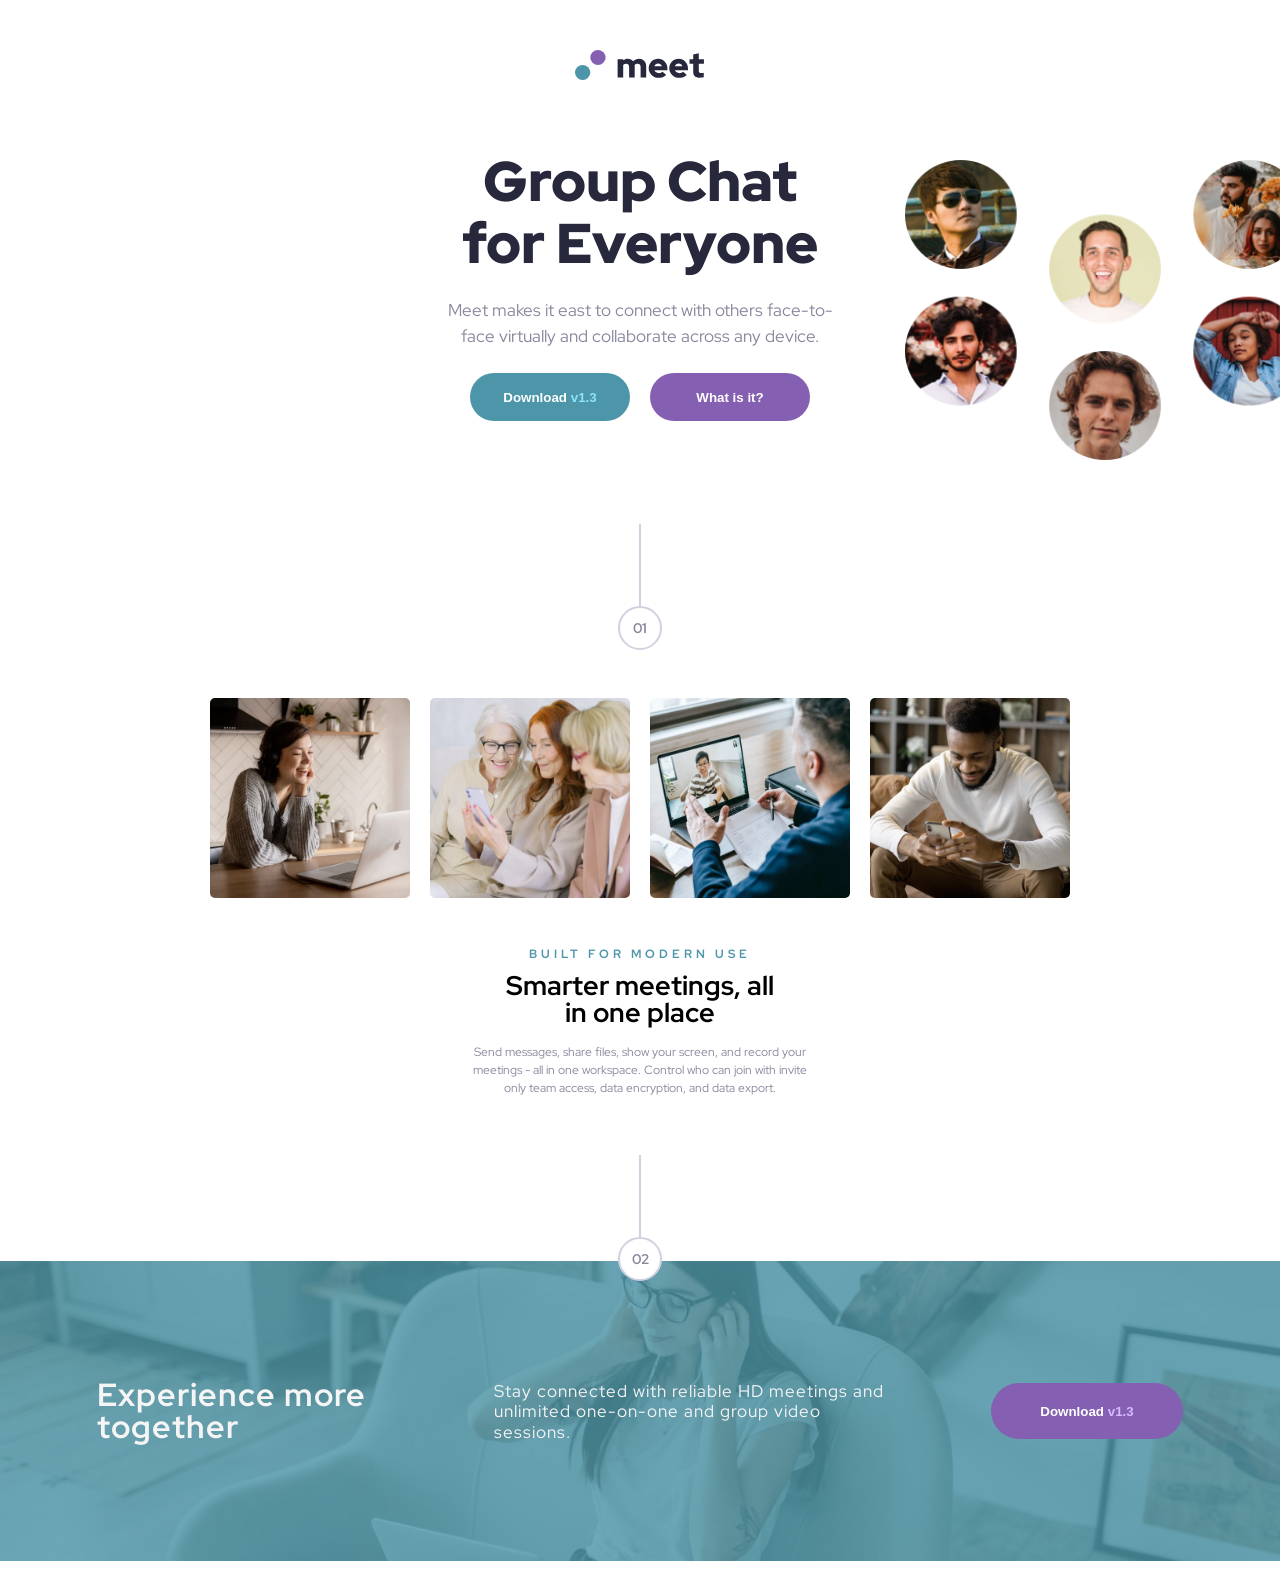
<file: index.html>
<!DOCTYPE html>
<html lang="en">
  <head>
    <meta charset="UTF-8" />
    <meta name="viewport" content="width=device-width, initial-scale=1.0" />

    <link
      rel="icon"
      type="image/png"
      sizes="32x32"
      href="./assets/favicon-32x32.png"
    />
    <link rel="stylesheet" href="styles.css" />
    <link rel="preconnect" href="https://fonts.googleapis.com" />
    <link rel="preconnect" href="https://fonts.gstatic.com" crossorigin />
    <link
      href="https://fonts.googleapis.com/css2?family=Red+Hat+Display:ital,wght@0,300..900;1,300..900&display=swap"
      rel="stylesheet"
    />

    <title>Frontend Mentor | Meet landing page</title>
  </head>
  <body>
    <header>
      <img src="./assets/logo.svg" alt="" height="30px" width="130px" />
    </header>
    <main>
      <section class="sectionOne">
        <div class="sectionDiv divOne">
          <picture class="pictureTag">
            <source
              media="(max-width: 768px )"
              srcset="assets/tablet/image-hero.png"
            />
            <img
              src="./assets/desktop/image-hero-left.png"
              alt=""
              class="heroLeft"
            />
          </picture>
        </div>
        <div class="sectionDiv divTwo">
          <h1 class="firstTitle">Group Chat for Everyone</h1>
          <p class="secondTitle">
            Meet makes it east to connect with others face-to-face virtually and
            collaborate across any device.
          </p>
          <div class="buttonNav">
            <button class="buttonDownload">
              Download <span class="downloadBtton">v1.3</span>
            </button>
            <button class="buttonHelp">What is it?</button>
          </div>
        </div>
        <div class="sectionDiv divThree">
          <img
            src="./assets/desktop/image-hero-right.png"
            alt=""
            class="heroRight"
          />
        </div>
      </section>
      <section class="sectionTwo">
        <div class="rotation">
          <hr class="hrLine" />
          <div class="hrDiv">01</div>
        </div>
        <div class="imageGrid">
          <img
            src="./assets/desktop/image-woman-in-videocall.jpg"
            alt=""
            class="imageRange"
          />
          <img
            src="./assets/desktop/image-women-videochatting.jpg"
            alt=""
            class="imageRange"
          />
          <img
            src="./assets/desktop/image-men-in-meeting.jpg"
            alt=""
            class="imageRange"
          />
          <img
            src="./assets/desktop/image-man-texting.jpg"
            alt=""
            class="imageRange"
          />
        </div>
        <div class="secondInformation">
          <p class="informationTitle">BUILT FOR MODERN USE</p>
          <h1 class="informationTitleTwo">
            Smarter meetings, all <br />
            in one place
          </h1>
          <p class="informationTitleThree">
            Send messages, share files, show your screen, and record your
            meetings - all in one workspace. Control who can join with invite
            only team access, data encryption, and data export.
          </p>
        </div>
      </section>
    </main>
    <footer>
      <div class="overlay">
        <h1 class="overlayText">Experience more together</h1>
        <p class="overlyDes">
          Stay connected with reliable HD meetings and unlimited one-on-one and
          group video sessions.
        </p>
        <button class="overlayButton">
          Download <span class="overlaySpan">v1.3</span>
        </button>

        <div class="rotationTwo">
          <hr class="hrLineTwo" />
          <div class="hrDivTwo">02</div>
        </div>
      </div>
    </footer>
  </body>
</html>
</file>
<file: styles.css>
body {
  margin: 0;
  font-family: "Red Hat Display", sans-serif;
}

header {
  display: flex;
  align-items: flex-end;
  justify-content: center;
  height: 80px;
}

main {
  height: auto;
  width: 100%;
}
main .sectionOne {
  display: flex;
  justify-content: space-between;
  align-items: center;
  height: auto;
  margin-top: 2rem;
  width: 100%;
  padding-bottom: 4rem;
}
main .sectionOne .divOne {
  height: auto;
  width: 100%;
  max-width: 500px;
  display: flex;
  align-items: center;
  border: none;
  margin-bottom: 3rem;
}
main .sectionOne .divOne .heroLeft {
  height: auto;
  max-width: 400px;
  width: 100%;
  -o-object-fit: fill;
     object-fit: fill;
  -o-object-position: -27px center;
     object-position: -27px center;
}
main .sectionOne .divTwo {
  height: auto;
  max-width: 400px;
  width: 100%;
  text-align: center;
}
main .sectionOne .divTwo .firstTitle {
  font-size: 3.5rem;
  margin: 0;
  font-family: "Red Hat Display", sans-serif;
  line-height: 110%;
  color: #28283d;
  margin-bottom: 1.5rem;
  font-weight: 900;
}
main .sectionOne .divTwo .secondTitle {
  font-size: 17px;
  line-height: 150%;
  color: #87879d;
  margin-bottom: 1.5rem;
}
main .sectionOne .divTwo .buttonNav {
  display: flex;
  gap: 20px;
  align-items: center;
  justify-content: center;
  justify-items: center;
  width: 100%;
}
main .sectionOne .divTwo .buttonDownload {
  width: 10rem;
  height: 3rem;
  border-radius: 2rem;
  border: none;
  background-color: #4d96a9;
  color: white;
  font-weight: 600;
}
main .sectionOne .divTwo .buttonDownload .downloadBtton {
  color: #8fe3f9;
}
main .sectionOne .divTwo .buttonHelp {
  width: 10rem;
  height: 3rem;
  border-radius: 2rem;
  border: none;
  background-color: #855fb1;
  color: white;
  font-weight: 600;
}
main .sectionOne .divThree {
  height: auto;
  max-width: 500px;
  width: 100%;
  display: flex;
  align-items: center;
  justify-content: flex-end;
  border: none;
  margin-top: 3rem;
}
main .sectionOne .divThree .heroRight {
  height: 300px;
  max-width: 400px;
  width: 100%;
  -o-object-fit: fill;
     object-fit: fill;
  -o-object-position: 25px center;
     object-position: 25px center;
}
main .sectionTwo {
  height: auto;
  padding-bottom: 7.5rem;
}
main .sectionTwo .rotation {
  padding-top: 2rem;
  display: flex;
  justify-content: center;
  flex-direction: column;
  align-items: center;
}
main .sectionTwo .hrLine {
  width: 80px;
  rotate: 90deg;
  border: 1px solid #d1d1df;
}
main .sectionTwo .hrDiv {
  display: flex;
  justify-content: center;
  align-items: center;
  border: 2px solid #d1d1df;
  height: 40px;
  width: 40px;
  margin-top: 2rem;
  border-radius: 50%;
  font-size: 14px;
  font-weight: bolder;
  color: #87879d;
}
main .sectionTwo .imageGrid {
  display: grid;
  grid-template-columns: repeat(4, 200px);
  gap: 20px;
  justify-content: center;
  margin-top: 3rem;
}
main .sectionTwo .imageRange {
  height: 200px;
  width: 200px;
  border-radius: 5px;
}
main .sectionTwo .secondInformation {
  display: flex;
  flex-direction: column;
  justify-content: center;
  align-items: center;
  margin-top: 3rem;
  margin-bottom: 2rem;
}
main .sectionTwo .secondInformation .informationTitle {
  font-size: 12px;
  letter-spacing: 4px;
  font-weight: bolder;
  color: #4d96a9;
  margin: 0;
}
main .sectionTwo .secondInformation .informationTitleTwo {
  margin: 0;
  margin-top: 10px;
  margin-bottom: 5px;
  font-size: 1.7rem;
  line-height: 100%;
  text-align: center;
}
main .sectionTwo .secondInformation .informationTitleThree {
  width: 358px;
  font-size: 12px;
  text-align: center;
  line-height: 150%;
  color: #87879d;
}

footer {
  background-image: url(./assets/desktop/image-footer.jpg);
  background-repeat: no-repeat;
  background-size: 100% 100%;
  height: 300px;
  width: 100%;
}
footer .overlay {
  width: 100%;
  height: 300px;
  position: relative;
  background-color: rgba(77, 150, 169, 0.8);
  display: flex;
  justify-content: space-evenly;
  align-items: center;
  color: whitesmoke;
  letter-spacing: 5px;
  font-size: 3rem;
}
footer .overlay .overlayText {
  display: flex;
  align-items: center;
  font-size: 2rem;
  width: 300px;
  height: 100px;
  font-weight: bolder;
  letter-spacing: 1px;
  line-height: 100%;
}
footer .overlay .overlyDes {
  display: flex;
  align-items: center;
  font-size: 17px;
  width: 400px;
  height: 100px;
  letter-spacing: 1px;
  line-height: 120%;
}
footer .overlay .overlayButton {
  width: 12rem;
  height: 3.5rem;
  border-radius: 2rem;
  border: none;
  background-color: #855fb1;
  color: white;
  font-weight: 600;
}
footer .overlay .overlaySpan {
  color: #d9b8ff;
}
footer .overlay .rotationTwo {
  position: absolute;
  bottom: 17.5rem;
  padding-top: 2rem;
  display: flex;
  justify-content: center;
  flex-direction: column;
  align-items: center;
}
footer .overlay .hrLineTwo {
  width: 80px;
  rotate: 90deg;
  border: 1px solid #d1d1df;
}
footer .overlay .hrDivTwo {
  display: flex;
  justify-content: center;
  align-items: center;
  border: 2px solid #d1d1df;
  height: 40px;
  width: 40px;
  margin-top: 1rem;
  border-radius: 50%;
  font-size: 14px;
  font-weight: bolder;
  color: #87879d;
  background-color: white;
  letter-spacing: 0;
}

@media (max-width: 1024px) {
  main .sectionOne {
    padding-bottom: 0;
    margin-bottom: 5rem;
    width: 100%;
    height: auto;
  }
  main .sectionOne .divOne {
    margin-bottom: 20px;
  }
  main .sectionOne .divOne .heroLeft {
    width: 300px;
    height: auto;
  }
  main .sectionOne .divTwo .firstTitle {
    font-size: 48px;
    font-weight: 800;
    line-height: 90%;
  }
  main .sectionOne .divTwo .secondTitle {
    font-size: 15px;
  }
  main .sectionOne .divTwo .buttonDownload {
    width: 120px;
    height: 40px;
    font-size: 12px;
  }
  main .sectionOne .divTwo .buttonHelp {
    width: 120px;
    height: 40px;
    font-size: 12px;
  }
  main .sectionOne .divThree {
    margin-top: 20px;
  }
  main .sectionOne .divThree .heroRight {
    width: 300px;
    height: auto;
  }
  footer .overlay .overlayText {
    width: 230px;
    font-size: 25px;
  }
  footer .overlay .overlyDes {
    width: 250px;
    font-size: 11px;
  }
  footer .overlay .overlayButton {
    width: 170px;
    height: 40px;
  }
}
@media (max-width: 768px) {
  main {
    height: auto;
  }
  main .sectionOne {
    height: auto;
    margin-bottom: 0;
    flex-direction: column;
    justify-content: space-between;
    margin-bottom: 5rem;
  }
  main .sectionOne .divOne {
    min-width: 100%;
    margin-bottom: 0;
    margin-top: 1rem;
  }
  main .sectionOne .divOne .pictureTag {
    width: 100%;
    height: 23.5rem;
  }
  main .sectionOne .divOne .pictureTag .heroLeft {
    min-width: 100%;
    height: 80%;
    -o-object-fit: cover;
       object-fit: cover;
    -o-object-position: 48% 0%;
       object-position: 48% 0%;
  }
  main .sectionOne .divTwo .firstTitle {
    font-size: 3.5em;
    font-weight: 700;
    line-height: 90%;
    padding-right: 1rem;
    padding-left: 1rem;
  }
  main .sectionOne .divTwo .secondTitle {
    font-size: 1rem;
  }
  main .sectionOne .divTwo .buttonNav .buttonDownload {
    width: 160px;
  }
  main .sectionOne .divTwo .buttonNav .buttonHelp {
    width: 160px;
  }
  main .sectionOne .divThree {
    display: none;
  }
  main .sectionTwo .imageGrid {
    grid-template-columns: repeat(4, 140px);
  }
  main .sectionTwo .imageGrid .imageRange {
    width: 140px;
    height: 140px;
  }
  main .sectionTwo .secondInformation .informationTitleTwo {
    font-size: 2rem;
  }
  footer {
    background-image: url(./assets/tablet/image-footer.jpg);
  }
  footer .overlay {
    flex-direction: column;
    justify-content: center;
  }
  footer .overlay .overlayText {
    justify-content: center;
    width: 30rem;
    height: 3rem;
    font-size: 2rem;
    margin-bottom: 5px;
  }
  footer .overlay .overlyDes {
    text-align: center;
    width: 30rem;
    height: 3rem;
    font-size: 13px;
    margin: 0;
    margin-bottom: 10px;
  }
  footer .overlay .overlayButton {
    width: 10rem;
    height: 3rem;
  }
}
@media (max-width: 600px) {
  main .sectionOne {
    width: 100%;
    margin-bottom: 4rem;
  }
  main .sectionOne .divOne {
    height: 13rem;
    margin-top: 0;
    margin-bottom: 1rem;
  }
  main .sectionOne .divOne .pictureTag {
    display: flex;
    align-content: center;
    width: 100%;
    height: auto;
  }
  main .sectionOne .divOne .pictureTag .heroLeft {
    width: 100%;
    height: auto;
  }
  main .sectionOne .divTwo .firstTitle {
    font-size: 3rem;
    font-weight: bolder;
    padding-left: 2rem;
    padding-right: 2rem;
  }
}
@media (max-width: 600px) and (max-width: 375px) {
  main .sectionOne .divTwo .firstTitle {
    font-size: 2.5rem;
    font-weight: bolder;
    padding-left: 2rem;
    padding-right: 2rem;
  }
}
@media (max-width: 600px) {
  main .sectionOne .divTwo .secondTitle {
    font-size: 1rem;
    padding-left: 1rem;
    padding-right: 1rem;
  }
  main .sectionOne .divTwo .buttonNav {
    flex-direction: column;
  }
  main .sectionOne .divTwo .buttonNav .buttonDownload {
    width: 150px;
  }
  main .sectionOne .divTwo .buttonNav .buttonHelp {
    width: 120px;
  }
  main .sectionTwo .imageGrid {
    grid-template-columns: repeat(2, auto);
    justify-items: center;
    gap: 1.5rem 1rem;
  }
  main .sectionTwo .imageGrid .imageRange {
    width: 150px;
  }
  main .sectionTwo .secondInformation .informationTitleTwo {
    font-size: 27px;
  }
  main .sectionTwo .secondInformation .informationTitleThree {
    width: 18rem;
    font-size: 15px;
  }
  footer {
    background-image: url(./assets/mobile/image-footer.jpg);
  }
  footer .overlay {
    justify-content: space-evenly;
  }
  footer .overlay .overlayText {
    width: 300px;
    height: auto;
    text-align: center;
    font-size: 1.8rem;
    font-weight: 800;
  }
  footer .overlay .overlyDes {
    height: auto;
    width: 300px;
    text-align: center;
    font-size: 14px;
  }
}/*# sourceMappingURL=styles.css.map */
</file>
